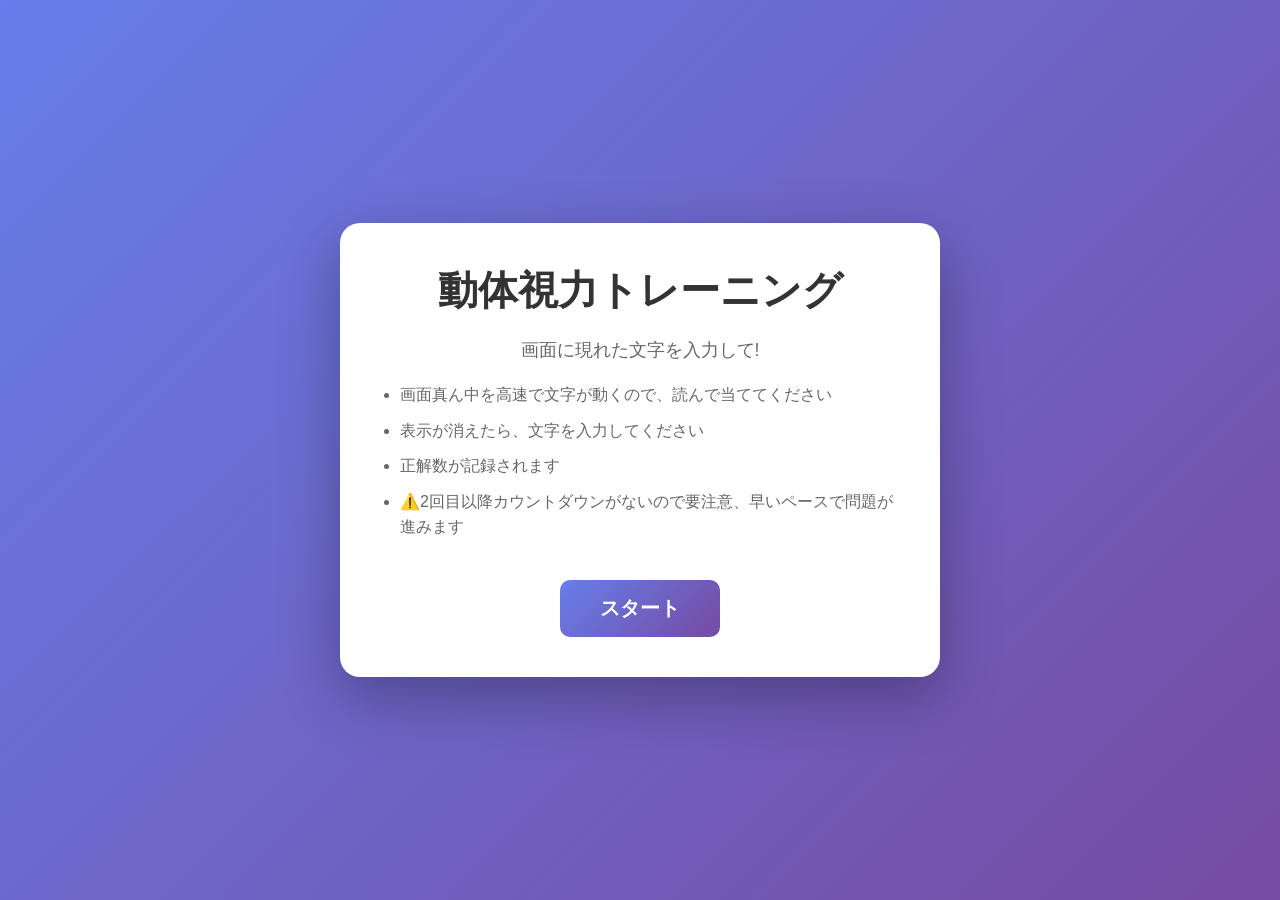
<file: index.html>
<html lang="ja">
<head>
    <meta charset="UTF-8">
    <meta name="viewport" content="width=device-width, initial-scale=1.0">
    <title>動体視力トレーニング</title>
    <link rel="icon" href="images/favicon.png" type="image/png">

    <!-- OGP設定 -->
    <meta property="og:type" content="website">
    <meta property="og:title" content="動体視力トレーニング">
    <meta property="og:description" content="動体視力を鍛えられるゲームです！">
    <meta property="og:url" content="https://あなたのサイトURL.com/">
    <meta property="og:image" content="https://あなたのサイトURL.com/images/ogp.png">
    <meta property="og:site_name" content="動体視力トレーニング">
    
    <!-- Twitter Card -->
    <meta name="twitter:card" content="summary_large_image">
    <meta name="twitter:title" content="動体視力トレーニング">
    <meta name="twitter:description" content="動体視力を鍛えられるゲームです！">
    <meta name="twitter:image" content="https://あなたのサイトURL.com/images/ogp.png">

    <link rel="stylesheet" href="style.css">
</head>
<body>
    <div class="container">
        <h1>動体視力トレーニング</h1>
        <p>画面に現れた文字を入力して!</p>
        <ul>
            <li>画面真ん中を高速で文字が動くので、読んで当ててください</li>
            <li>表示が消えたら、文字を入力してください</li>
            <li>正解数が記録されます</li>
            <li>⚠️2回目以降カウントダウンがないので要注意、早いペースで問題が進みます</li>
        </ul>

        <button onclick="location.href='game.html'">スタート</button>
    </div>
</body>
</html>
</file>
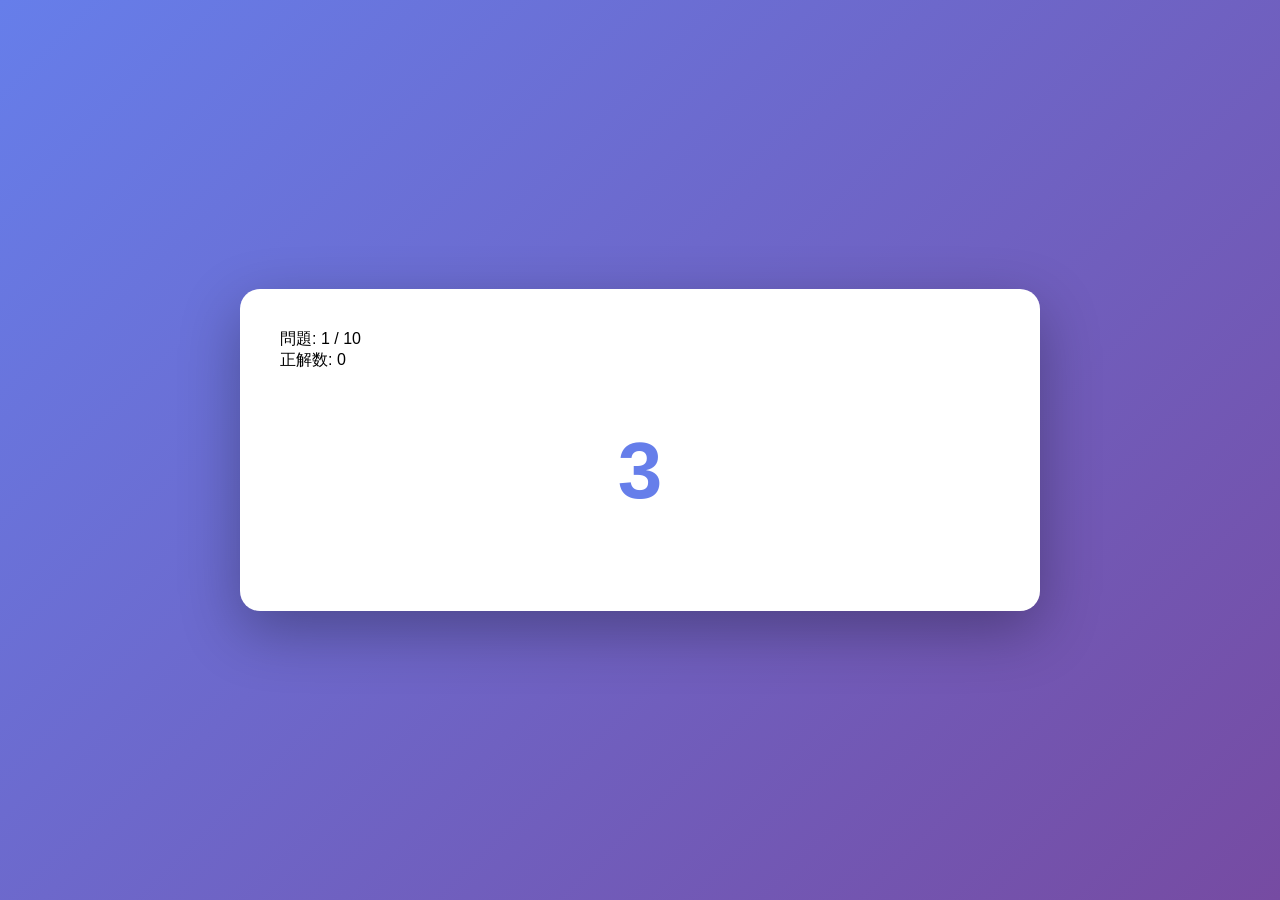
<file: game.html>
<html lang="ja">
<head>
    <meta charset="UTF-8">
    <meta name="viewport" content="width=device-width, initial-scale=1.0">
    <title>ゲーム - 動体視力トレーニング</title>
    <link rel="icon" href="images/favicon.png" type="image/png">

    <!-- OGP設定 -->
    <meta property="og:type" content="website">
    <meta property="og:title" content="動体視力トレーニング">
    <meta property="og:description" content="動体視力を鍛えられるゲームです！">
    <meta property="og:url" content="https://あなたのサイトURL.com/">
    <meta property="og:image" content="https://あなたのサイトURL.com/images/ogp.png">
    <meta property="og:site_name" content="動体視力トレーニング">
    
    <!-- Twitter Card -->
    <meta name="twitter:card" content="summary_large_image">
    <meta name="twitter:title" content="動体視力トレーニング">
    <meta name="twitter:description" content="動体視力を鍛えられるゲームです！">
    <meta name="twitter:image" content="https://あなたのサイトURL.com/images/ogp.png">

    <link rel="stylesheet" href="game.css">
</head>
<body>
    <div class="game-container">
        <!-- ゲーム情報 -->
        <div class="game-info">
            <p>問題: <span id="current-round">1</span> / 10</p>
            <p>正解数: <span id="correct-count">0</span></p>
        </div>

        <!-- 文字移動エリア -->
        <div id="display-area" class="display-area">
            <p id="countdown" class="countdown">3</p>
            <div id="moving-text-container" class="moving-text-container">
                <p id="moving-text" class="moving-text"></p>
            </div>
        </div>

        <!-- 入力エリア -->
        <div id="input-area" class="input-area" style="display:none;">
            <p class="instruction">見えた文字列を入力してください</p>
            <input type="text" id="user-input" class="text-input" placeholder="ここに入力" autocomplete="off">
            <button onclick="checkAnswer()" class="submit-btn">回答する</button>
        </div>

        <!-- フィードバック -->
        <div id="feedback" class="feedback"></div>
    </div>
    <script src="game.js"></script>
</body>
</html>
</file>
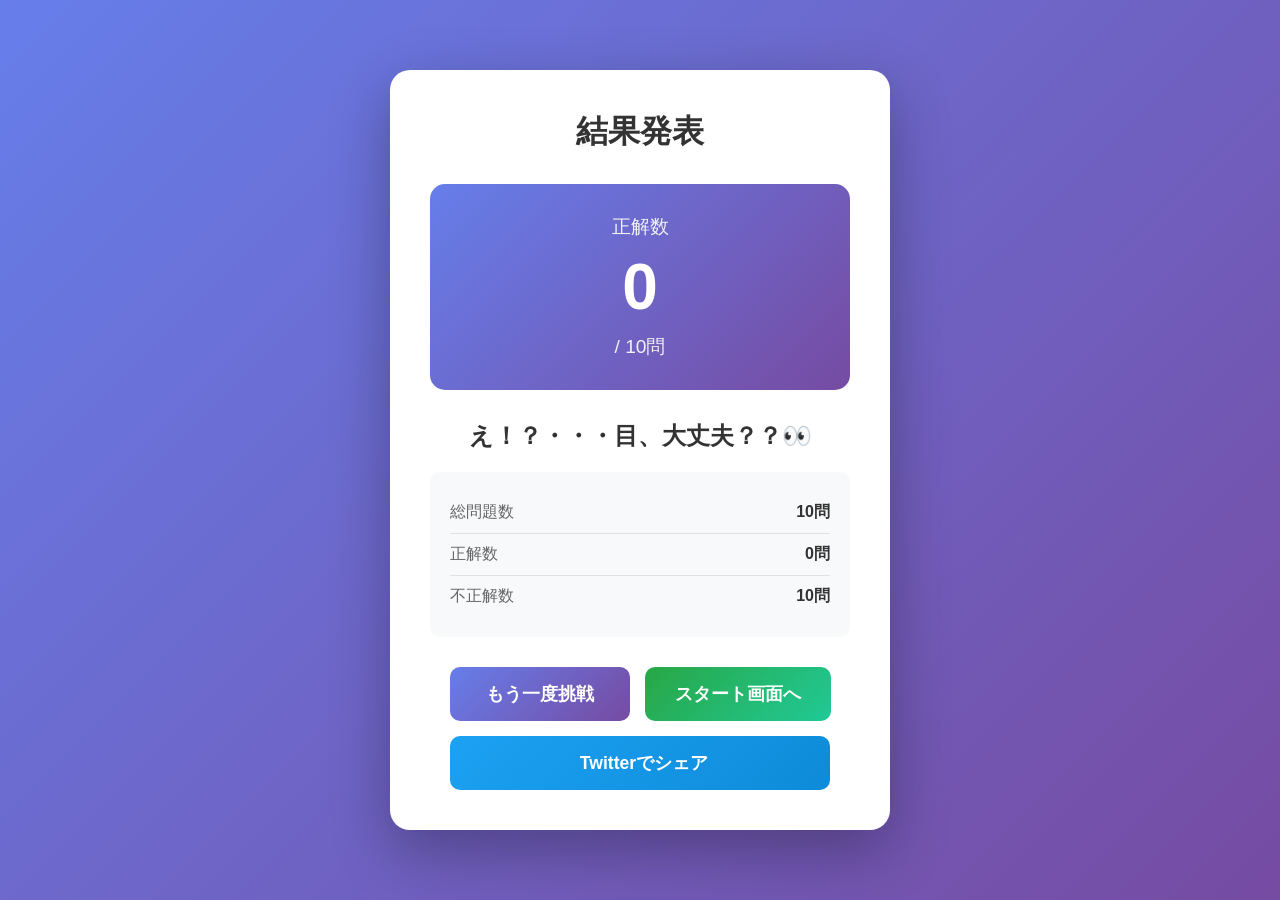
<file: result.html>
<html lang="ja">
<head>
    <meta charset="UTF-8">
    <meta name="viewport" content="width=device-width, initial-scale=1.0">
    <title>結果 - 速読トレーニング</title>
    <link rel="icon" href="images/favicon.png" type="image/png">

    <!-- OGP設定 -->
    <meta property="og:type" content="website">
    <meta property="og:title" content="動体視力トレーニング">
    <meta property="og:description" content="動体視力を鍛えられるゲームです！">
    <meta property="og:url" content="https://あなたのサイトURL.com/">
    <meta property="og:image" content="https://あなたのサイトURL.com/images/ogp.png">
    <meta property="og:site_name" content="動体視力トレーニング">
    
    <!-- Twitter Card -->
    <meta name="twitter:card" content="summary_large_image">
    <meta name="twitter:title" content="動体視力トレーニング">
    <meta name="twitter:description" content="動体視力を鍛えられるゲームです！">
    <meta name="twitter:image" content="https://あなたのサイトURL.com/images/ogp.png">

    <!-- 外部CSSファイルを読み込む -->
    <link rel="stylesheet" href="result.css">
</head>
<body>
    <div class="result-container">
        <h1>結果発表</h1>
        
        <div class="score-display">
            <div class="score-label">正解数</div>
            <div class="score-number" id="score">0</div>
            <div class="score-label" id="total">/ 10問</div>
        </div>

        <div class="result-message" id="message"></div>

        <div class="result-details">
            <div class="detail-item">
                <span class="detail-label">総問題数</span>
                <span class="detail-value" id="total-questions">10問</span>
            </div>
            <div class="detail-item">
                <span class="detail-label">正解数</span>
                <span class="detail-value" id="correct-count">0問</span>
            </div>
            <div class="detail-item">
                <span class="detail-label">不正解数</span>
                <span class="detail-value" id="incorrect-count">0問</span>
            </div>
        </div>

        <div class="button-container">
            <div class="button-row">
                <a href="game.html" class="button retry-button">もう一度挑戦</a>
                <a href="index.html" class="button home-button">スタート画面へ</a>
            </div>
            <div class="button-row">
                <button id="twitter-share-button" class="button twitter-button">
                    <span class="twitter-icon"></span> Twitterでシェア
                </button>
            </div>
        </div>
    </div>

    <script src="result.js"></script>
</body>
</html>
</file>
<file: style.css>
/* リセットCSS */
* {
    margin: 0;
    padding: 0;
    box-sizing: border-box;
}

/* 基本スタイル */
body {
    font-family: 'Segoe UI', Tahoma, Geneva, Verdana, sans-serif;
    background: linear-gradient(135deg, #667eea 0%, #764ba2 100%);
    min-height: 100vh;
    display: flex;
    justify-content: center;
    align-items: center;
    padding: 20px;
}

/* コンテナ */
.container {
    background: white;
    border-radius: 20px;
    padding: 40px;
    box-shadow: 0 20px 60px rgba(0, 0, 0, 0.3);
    max-width: 600px;
    width: 100%;
    text-align: center;
}

/* タイトル */
h1 {
    color: #333;
    margin-bottom: 20px;
    font-size: 2.5em;
}

/* 説明文 */
p {
    color: #666;
    font-size: 1.1em;
    margin-bottom: 20px;
}

/* リスト */
ul {
    text-align: left;
    margin: 20px 0;
    padding-left: 20px;
}

li {
    color: #666;
    margin-bottom: 10px;
    line-height: 1.6;
}

/* スタートボタン */
button {
    padding: 15px 40px;
    font-size: 20px;
    font-weight: bold;
    background: linear-gradient(135deg, #667eea 0%, #764ba2 100%);
    color: white;
    border: none;
    border-radius: 10px;
    cursor: pointer;
    transition: all 0.3s;
    margin-top: 20px;
}

button:hover {
    transform: translateY(-2px);
    box-shadow: 0 5px 15px rgba(102, 126, 234, 0.4);
}

button:active {
    transform: translateY(0);
}

/* レスポンシブ対応 */
@media (max-width: 768px) {
    .container {
        padding: 20px;
    }
    
    h1 {
        font-size: 2em;
    }
    
    button {
        width: 100%;
    }
}
</file>
<file: game.css>
/* リセットCSS */
* {
    margin: 0;
    padding: 0;
    box-sizing: border-box;
}

/* 基本スタイル */
body {
    font-family: 'Segoe UI', Tahoma, Geneva, Verdana, sans-serif;
    background: linear-gradient(135deg, #667eea 0%, #764ba2 100%);
    min-height: 100vh;
    display: flex;
    justify-content: center;
    align-items: center;
    padding: 20px;
}

/* ゲームコンテナ */
.game-container {
    background: white;
    border-radius: 20px;
    padding: 40px;
    box-shadow: 0 20px 60px rgba(0, 0, 0, 0.3);
    max-width: 800px;
    width: 100%;
}

/* タイトル */
h1 {
    color: #333;
    margin-bottom: 30px;
    font-size: 2em;
    text-align: center;
}

/* スコア表示 */
.score {
    text-align: center;
    font-size: 24px;
    margin-bottom: 20px;
    color: #333;
}

/* 文字移動エリア */
.display-area {
    background: white;
    padding: 40px;
    border-radius: 10px;
    min-height: 200px;
    display: flex;
    justify-content: center;
    align-items: center;
    position: relative;
    overflow: hidden;
}

.countdown {
    font-size: 80px;
    font-weight: bold;
    color: #667eea;
}

.moving-text-container {
    width: 100%;
    height: 150px;
    position: relative;
    overflow: hidden;
    background: #f0f0f0;
    border-radius: 8px;
}

.moving-text {
    font-size: 48px;
    font-weight: bold;
    color: #333;
    white-space: nowrap;
    position: absolute;
    top: 50%;
    transform: translateY(-50%);
    animation-timing-function: linear;
    animation-fill-mode: forwards;
}

/* 移動アニメーション */
@keyframes moveText {
    from {
        transform: translateX(100%) translateY(-50%);
    }
    to {
        transform: translateX(-100%) translateY(-50%);
    }
}

/* 入力エリア */
.input-area {
    background: white;
    padding: 40px;
    border-radius: 10px;
    text-align: center;
}

.instruction {
    font-size: 20px;
    color: #333;
    margin-bottom: 20px;
}

.text-input {
    width: 100%;
    max-width: 400px;
    padding: 15px;
    font-size: 24px;
    border: 2px solid #ddd;
    border-radius: 8px;
    text-align: center;
    margin-bottom: 20px;
    transition: border-color 0.3s;
}

.text-input:focus {
    outline: none;
    border-color: #667eea;
}

.submit-btn {
    padding: 15px 40px;
    font-size: 20px;
    font-weight: bold;
    background: #667eea;
    color: white;
    border: none;
    border-radius: 8px;
    cursor: pointer;
    transition: transform 0.2s, box-shadow 0.2s;
}

.submit-btn:hover {
    transform: translateY(-2px);
    box-shadow: 0 5px 15px rgba(102, 126, 234, 0.4);
}

.submit-btn:active {
    transform: translateY(0);
}

/* フィードバック */
.feedback {
    margin-top: 20px;
    padding: 20px;
    border-radius: 8px;
    font-size: 24px;
    font-weight: bold;
    text-align: center;
    display: none;
}

.feedback.correct {
    background: #4CAF50;
    color: white;
    display: block;
}

.feedback.incorrect {
    background: #F44336;
    color: white;
    display: block;
}

/* Twitterボタン */
.twitter-btn {
    width: 100%;
    padding: 15px;
    font-size: 18px;
    font-weight: bold;
    background: #1DA1F2;
    color: white;
    border: none;
    border-radius: 8px;
    cursor: pointer;
    transition: transform 0.2s, box-shadow 0.2s;
    margin-bottom: 10px;
}

.twitter-btn:hover {
    transform: translateY(-2px);
    box-shadow: 0 5px 15px rgba(29, 161, 242, 0.4);
}

/* レスポンシブ対応 */
@media (max-width: 768px) {
    .game-container {
        padding: 20px;
    }
    
    h1 {
        font-size: 24px;
    }
    
    .moving-text {
        font-size: 32px;
    }
    
    .text-input {
        font-size: 18px;
    }
}
</file>
<file: result.css>
/* リセットCSS */
* {
    margin: 0;
    padding: 0;
    box-sizing: border-box;
}

/* 基本スタイル */
body {
    font-family: 'Segoe UI', Tahoma, Geneva, Verdana, sans-serif;
    background: linear-gradient(135deg, #667eea 0%, #764ba2 100%);
    min-height: 100vh;
    display: flex;
    justify-content: center;
    align-items: center;
    padding: 20px;
}

/* 結果コンテナ */
.result-container {
    background: white;
    border-radius: 20px;
    padding: 40px;
    box-shadow: 0 20px 60px rgba(0, 0, 0, 0.3);
    max-width: 500px;
    width: 100%;
    text-align: center;
    animation: fadeIn 0.5s ease-out;
}

/* タイトル */
h1 {
    color: #333;
    margin-bottom: 30px;
    font-size: 2em;
}

/* スコア表示エリア */
.score-display {
    background: linear-gradient(135deg, #667eea 0%, #764ba2 100%);
    color: white;
    padding: 30px;
    border-radius: 15px;
    margin-bottom: 30px;
}

.score-number {
    font-size: 4em;
    font-weight: bold;
    margin: 10px 0;
}

.score-label {
    font-size: 1.2em;
    opacity: 0.9;
}

/* 結果メッセージ */
.result-message {
    font-size: 1.5em;
    color: #333;
    margin-bottom: 20px;
    font-weight: bold;
}

/* 詳細情報エリア */
.result-details {
    background: #f8f9fa;
    padding: 20px;
    border-radius: 10px;
    margin-bottom: 30px;
}

.detail-item {
    display: flex;
    justify-content: space-between;
    padding: 10px 0;
    border-bottom: 1px solid #dee2e6;
}

.detail-item:last-child {
    border-bottom: none;
}

.detail-label {
    color: #666;
    font-weight: 500;
}

.detail-value {
    color: #333;
    font-weight: bold;
}

.button-container {
    display: flex;
    flex-direction: column;
    gap: 15px;
    align-items: center; /* 中央揃え */
}

.button-row {
    display: flex;
    gap: 15px;
    justify-content: center;
}

/* ボタン共通スタイル */
.button {
    padding: 15px 30px;
    font-size: 1.1em;
    border: none;
    border-radius: 10px;
    cursor: pointer;
    font-weight: bold;
    transition: all 0.3s;
    text-decoration: none;
    display: inline-flex;
    align-items: center;
    justify-content: center;
    white-space: nowrap; /* 文字の改行を防ぐ */
    min-width: 180px; /* 最小幅を指定 */
}

.retry-button {
    background: linear-gradient(135deg, #667eea 0%, #764ba2 100%);
    color: white;
}

.retry-button:hover {
    transform: translateY(-2px);
    box-shadow: 0 5px 15px rgba(102, 126, 234, 0.4);
}

/* 評価メッセージの色分け */
.excellent {
    color: #28a745;
}

.good {
    color: #17a2b8;
}

.normal {
    color: #ffc107;
}

.poor {
    color: #dc3545;
}

/* アニメーション */
@keyframes fadeIn {
    from {
        opacity: 0;
        transform: translateY(20px);
    }
    to {
        opacity: 1;
        transform: translateY(0);
    }
}

/* ホームボタン */
.home-button {
    background: linear-gradient(135deg, #28a745 0%, #20c997 100%);
    color: white;
}

.home-button:hover {
    transform: translateY(-2px);
    box-shadow: 0 5px 15px rgba(40, 167, 69, 0.4);
}

/* Twitterシェアボタン */
.twitter-button {
    background: linear-gradient(135deg, #1DA1F2 0%, #0d8bd9 100%);
    color: white;
    gap: 8px;
    min-width: 380px; /* 上の2つのボタンの合計幅に合わせる */
}

.twitter-button:hover {
    transform: translateY(-2px);
    box-shadow: 0 5px 15px rgba(29, 161, 242, 0.4);
}

.twitter-icon {
    font-size: 1.2em;
}

/* レスポンシブ対応 */
@media (max-width: 600px) {
    .result-container {
        padding: 20px;
    }

    h1 {
        font-size: 1.5em;
    }

    .score-number {
        font-size: 3em;
    }

    .button-row {
        flex-direction: column;
    }

    .button {
        width: 100%;
        min-width: auto;
    }
    
    .twitter-button {
        min-width: auto; /* スマホでは幅を自動調整 */
    }
}
</file>
